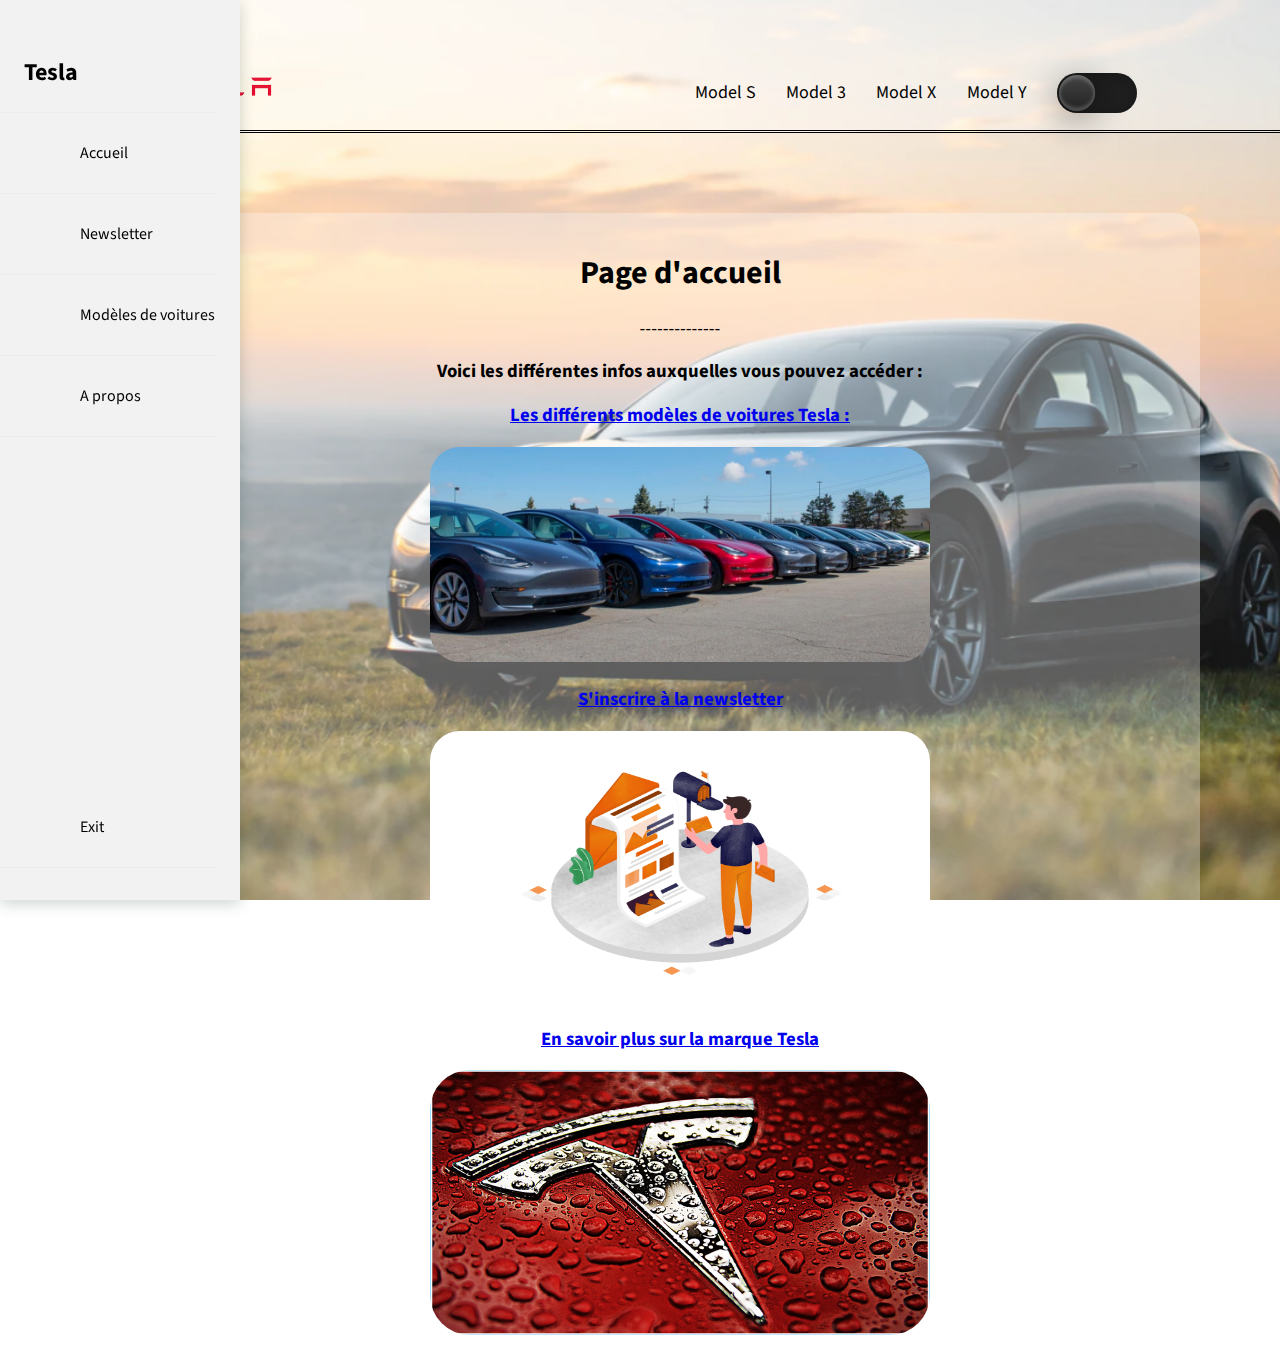
<file: index.html>
<!DOCTYPE html>
<html lang="fr">

<head>
    <link rel="icon" href="./img/logo (2).png">
    <meta charset="UTF-8">
    <meta http-equiv="X-UA-Compatible" content="IE=edge">
    <meta name="viewport" content="width=device-width, initial-scale=1">
    <title>PROJET NSI</title>
    <link rel="stylesheet" href="style.css" />
    <link href="https://fonts.googleapis.com/css2?family=Source+Sans+Pro:wght@400;700&display=swap" rel="stylesheet">
    <link rel="stylesheet" href="https://cdnjs.cloudflare.com/ajax/libs/font-awesome/5.14.0/css/all.min.css"
        integrity="sha512-1PKOgIY59xJ8Co8+NE6FZ+LOAZKjy+KY8iq0G4B3CyeY6wYHN3yt9PW0XpSriVlkMXe40PTKnXrLnZ9+fkDaog=="
        crossorigin="anonymous" />
        

<body>
    <header id="nav">
        <nav >
            <div class="logo"><a href="index.html">
                    <img src="./img/logo (2).png" alt="Logo"></a>
            </div>
            <div  class="liens">
                <ul id="texte">
                    <li><a href="modelS.html">Model S</a></li>
                    <li><a href="model3.html">Model 3</a></li>
                    <li><a href="modelX.html">Model X</a></li>
                    <li><a href="modelY.html">Model Y</a></li>
                    <div id="toggle">
                        <i class="indicator"></i>
                    </div>


                </ul>
            </div>
        </nav>
    </header>
    <nav id="leftbar" class="navbar">
        <ul class="navbar-menu">
            <li class="navbar-item logo">
                <a href="index.html" class="navbar-link">
                    <span class="navbar-title">Tesla</span>
                    <i class="fas fa-chevron-right navbar-icon"></i>
                </a>
            </li>
            <li class="navbar-item">
                <a href="index.html" class="navbar-link">
                    <i class="fas fa-home navbar-icon"></i>
                    <span class="navbar-title">Accueil</span>
                </a>
            </li>
            <li class="navbar-item">
                <a href="formulaire.html" class="navbar-link">
                    <i class="fas fa-bell navbar-icon"></i>
                    <span class="navbar-title">Newsletter</span>
                </a>
            </li>
            <li class="navbar-item">
                <a href="voitures.html" class="navbar-link">
                    <i class="fas fa-folder navbar-iconfas fa-bell navbar-icon"></i>
                    <span class="navbar-title">Modèles de voitures</span>
                </a>
            </li>
            <li class="navbar-item">
                <a href="apropos.html" class="navbar-link">
                    <i class="fas fa-user navbar-icon"></i>
                    <span class="navbar-title">A propos</span>
                </a>
            </li>
            <li class="navbar-item">
                <a href="https://www.google.fr" class="navbar-link">
                    <i class="fas fa-sign-out-alt navbar-icon"></i>
                    <span class="navbar-title">Exit</span>
                </a>
            </li>
        </ul>
    </nav>
    <main id="page">
        <script src="script.js"></script>
        <div style="text-align: center;">
        <h1>Page d'accueil</h1>
        <p>--------------</p>
        <h3>Voici les différentes infos auxquelles vous pouvez accéder : </h3>
        <h3><a href="voitures.html">Les différents modèles de voitures Tesla : </a><br></h3>
        <div class="zomm">
            <div class="image">
            <a href="voitures.html"><img src="./img/teslas.jpg" alt="Voitures Tesla" style="border-radius: 30px;" ></a>
            </div>
        </div>
        <h3><a href="formulaire.html">S'inscrire à la newsletter</a></h3>
        <div class="zomm">
            <div class="image">
            <a href="formulaire.html"><img src="./img/newsletter.jpg" alt="Newsletter" style="border-radius: 30px;" height="270px" ></a>
            </div>
        </div>     
        <h3><a href="apropos.html">En savoir plus sur la marque Tesla</a></h3>
        <div class="zomm">
            <div class="image">
            <a href="apropos.html"><img src="./img/logotesla1.jpg" alt="Logo Tesla" style="border-radius: 40px;" height="265px" ></a>    
            </div>
        </div>     
        </div>
    </main>
    <script>
        
    </script>
</body>

</html>
</file>
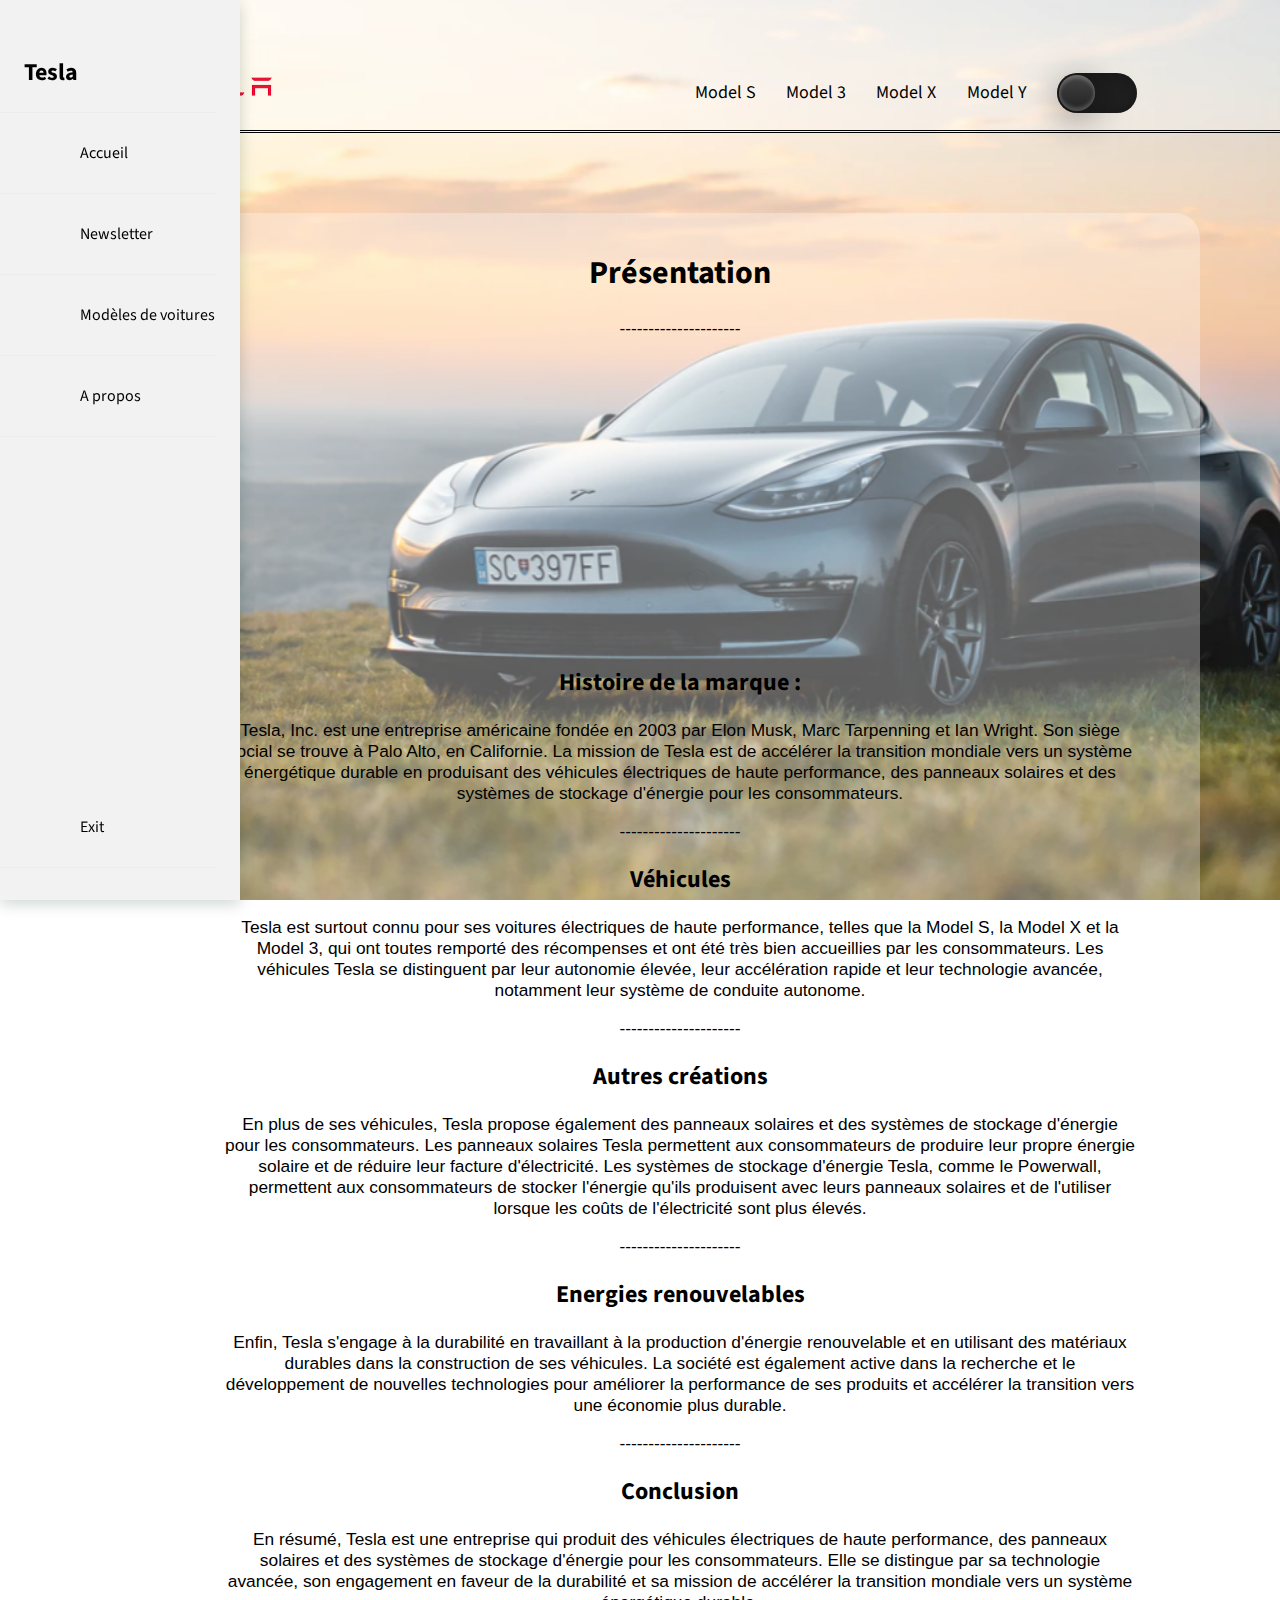
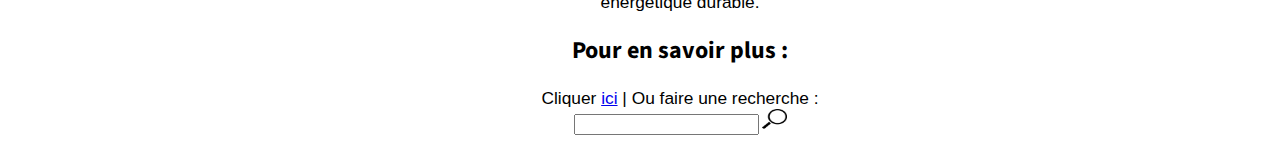
<file: apropos.html>
<!DOCTYPE html>
<html lang="fr">

<head>
    <link rel="icon" href="./img/logo (2).png">
    <meta charset="UTF-8">
    <meta http-equiv="X-UA-Compatible" content="IE=edge">
    <title>PROJET NSI</title>
    <link rel="stylesheet" href="style.css" />
    <link href="https://fonts.googleapis.com/css2?family=Source+Sans+Pro:wght@400;700&display=swap" rel="stylesheet">
    <link rel="stylesheet" href="https://cdnjs.cloudflare.com/ajax/libs/font-awesome/5.14.0/css/all.min.css"
        integrity="sha512-1PKOgIY59xJ8Co8+NE6FZ+LOAZKjy+KY8iq0G4B3CyeY6wYHN3yt9PW0XpSriVlkMXe40PTKnXrLnZ9+fkDaog=="
        crossorigin="anonymous" />

</head>

<body>
    <header id="nav">
        <nav>
            <div class="logo"><a href="index.html">
                    <img src="./img/logo (2).png" alt="Logo"></a>
            </div>
            <div class="liens">
                <ul>
                    <li><a href="modelS.html">Model S</a></li>
                    <li><a href="model3.html">Model 3</a></li>
                    <li><a href="modelX.html">Model X</a></li>
                    <li><a href="modelY.html">Model Y</a></li>
                    <div id="toggle">
                        <i class="indicator"></i>
                    </div>
                </ul>
            </div>
        </nav>
    </header>
    <nav id="leftbar" class="navbar">
        <ul class="navbar-menu">
            <li class="navbar-item logo">
                <a href="index.html" class="navbar-link">
                    <span class="navbar-title">Tesla</span>
                    <i class="fas fa-chevron-right navbar-icon"></i>
                </a>
            </li>
            <li class="navbar-item">
                <a href="index.html" class="navbar-link">
                    <i class="fas fa-home navbar-icon"></i>
                    <span class="navbar-title">Accueil</span>
                </a>
            </li>
            <li class="navbar-item">
                <a href="formulaire.html" class="navbar-link">
                    <i class="fas fa-bell navbar-icon"></i>
                    <span class="navbar-title">Newsletter</span>
                </a>
            </li>
            <li class="navbar-item">
                <a href="voitures.html" class="navbar-link">
                    <i class="fas fa-folder navbar-iconfas fa-bell navbar-icon"></i>
                    <span class="navbar-title">Modèles de voitures</span>
                </a>
            </li>
            <li class="navbar-item">
                <a href="apropos.html" class="navbar-link">
                    <i class="fas fa-user navbar-icon"></i>
                    <span class="navbar-title">A propos</span>
                </a>
            </li>
            <li class="navbar-item">
                <a href="https://www.google.fr" class="navbar-link">
                    <i class="fas fa-sign-out-alt navbar-icon"></i>
                    <span class="navbar-title">Exit</span>
                </a>
            </li>
        </ul>
    </nav>
    <main id="page">
        <script src="script.js"></script>
        <center>
            <h1>Présentation</h1>
            <p>---------------------</p>
            <iframe width="500" height="300" src="https://www.youtube.com/embed/TCADrrAr-PQ"
                title="YouTube video player" frameborder="0"
                allow="accelerometer; clipboard-write; encrypted-media; gyroscope; picture-in-picture; web-share"
                allowfullscreen></iframe>
            <h2>Histoire de la marque :</h2>
            <p>Tesla, Inc. est une entreprise américaine fondée en 2003 par Elon Musk, Marc Tarpenning et Ian Wright.
                Son siège social se trouve à Palo Alto, en Californie. La mission de Tesla est de accélérer la
                transition mondiale vers un système énergétique durable en produisant des véhicules électriques de haute
                performance, des panneaux solaires et des systèmes de stockage d'énergie pour les consommateurs.</p>
            <p>---------------------</p>
            <h2>Véhicules</h2>
            <p>Tesla est surtout connu pour ses voitures électriques de haute performance, telles que la Model S, la
                Model X et la Model 3, qui ont toutes remporté des récompenses et ont été très bien accueillies par les
                consommateurs. Les véhicules Tesla se distinguent par leur autonomie élevée, leur accélération rapide et
                leur technologie avancée, notamment leur système de conduite autonome.</p>
            <p>---------------------</p>
            <h2>Autres créations</h2>
            <p>En plus de ses véhicules, Tesla propose également des panneaux solaires et des systèmes de stockage
                d'énergie pour les consommateurs. Les panneaux solaires Tesla permettent aux consommateurs de produire
                leur propre énergie solaire et de réduire leur facture d'électricité. Les systèmes de stockage d'énergie
                Tesla, comme le Powerwall, permettent aux consommateurs de stocker l'énergie qu'ils produisent avec
                leurs panneaux solaires et de l'utiliser lorsque les coûts de l'électricité sont plus élevés.</p>
            <p>---------------------</p>
            <h2>Energies renouvelables</h2>
            <p>Enfin, Tesla s'engage à la durabilité en travaillant à la production d'énergie renouvelable et en
                utilisant des matériaux durables dans la construction de ses véhicules. La société est également active
                dans la recherche et le développement de nouvelles technologies pour améliorer la performance de ses
                produits et accélérer la transition vers une économie plus durable.</p>
            <p>---------------------</p>
            <h2>Conclusion</h2>
            <p>En résumé, Tesla est une entreprise qui produit des véhicules électriques de haute performance, des
                panneaux solaires et des systèmes de stockage d'énergie pour les consommateurs. Elle se distingue par sa
                technologie avancée, son engagement en faveur de la durabilité et sa mission de accélérer la transition
                mondiale vers un système énergétique durable.</p>
            <h2>Pour en savoir plus : </h2>
            <p>Cliquer <a href="http://tesla.com" target="_blank">ici</a> | Ou faire une recherche : </p>
            <input type="text" id="searchBox">
            <input type="image" id="image" alt="Login" src="./img/search.png" width="25px" height="20px"
                onclick="recherchegoogle()">
        </center>
    </main>
    <script>
        function recherchegoogle() {
            let searchTerm = document.getElementById("searchBox").value;
            window.open("https://www.google.com/search?q=" + searchTerm);
        }
    </script>
</body>

</html>
</file>
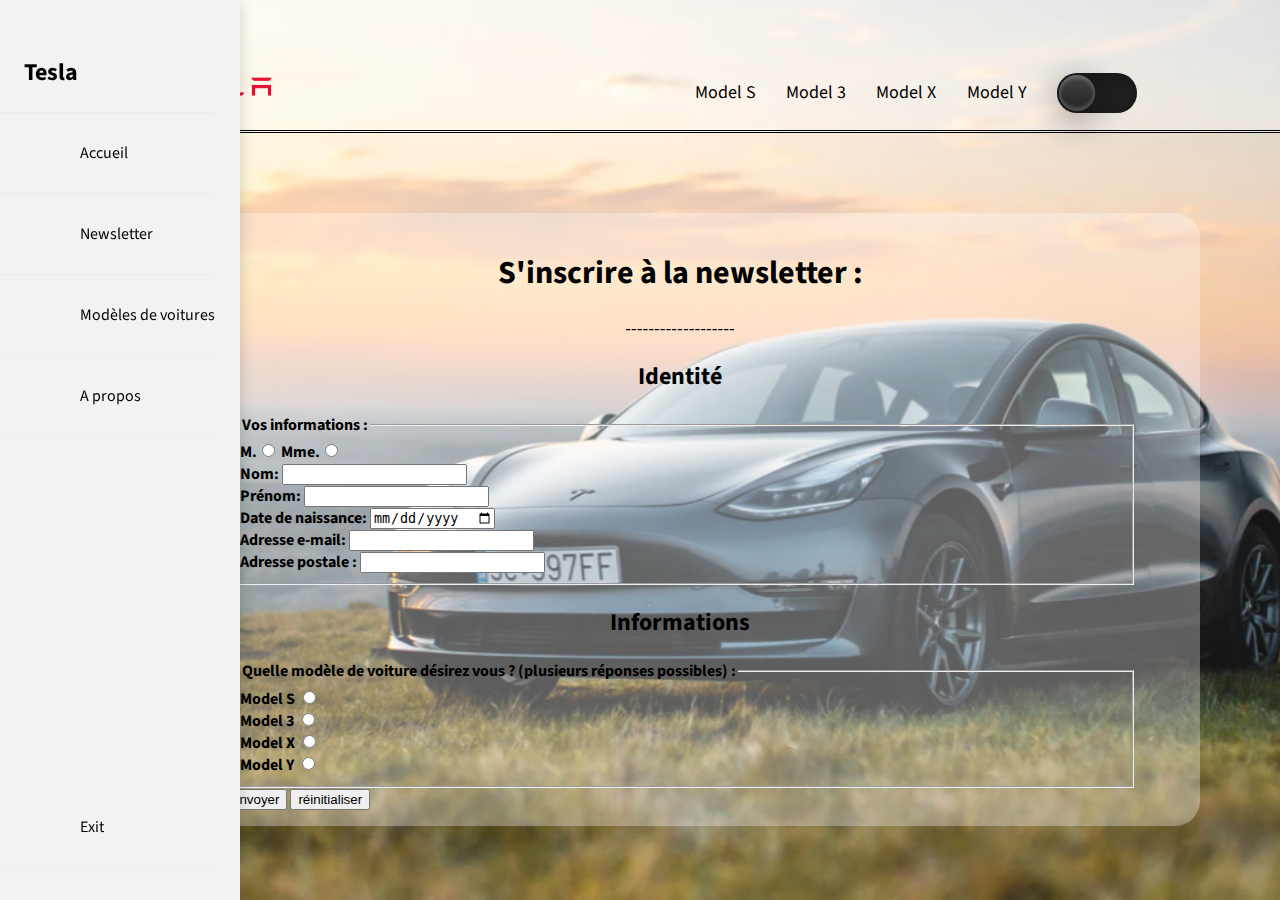
<file: formulaire.html>
<!DOCTYPE html>
<html lang="fr">

<head>
    <link rel="icon" href="./img/logo (2).png">
    <meta charset="UTF-8">
    <meta http-equiv="X-UA-Compatible" content="IE=edge">
    <meta name="viewport" content="width=device-width, initial-scale=1">
    <title>PROJET NSI</title>
    <link rel="stylesheet" href="style.css" />
    <link href="https://fonts.googleapis.com/css2?family=Source+Sans+Pro:wght@400;700&display=swap" rel="stylesheet">
    <link rel="stylesheet" href="https://cdnjs.cloudflare.com/ajax/libs/font-awesome/5.14.0/css/all.min.css"
        integrity="sha512-1PKOgIY59xJ8Co8+NE6FZ+LOAZKjy+KY8iq0G4B3CyeY6wYHN3yt9PW0XpSriVlkMXe40PTKnXrLnZ9+fkDaog=="
        crossorigin="anonymous" />

<body>
    <header id="nav">
        <nav>
            <div class="logo"><a href="index.html">
                    <img src="./img/logo (2).png" alt="Logo"></a>
            </div>
            <div class="liens">
                <ul>
                    <li><a href="modelS.html">Model S</a></li>
                    <li><a href="model3.html">Model 3</a></li>
                    <li><a href="modelX.html">Model X</a></li>
                    <li><a href="modelY.html">Model Y</a></li>
                    <div id="toggle">
                        <i class="indicator"></i>
                    </div>
                </ul>
            </div>
        </nav>
    </header>
    <nav id="leftbar" class="navbar">
        <ul class="navbar-menu">
            <li class="navbar-item logo">
                <a href="index.html" class="navbar-link">
                    <span class="navbar-title">Tesla</span>
                    <i class="fas fa-chevron-right navbar-icon"></i>
                </a>
            </li>
            <li class="navbar-item">
                <a href="index.html" class="navbar-link">
                    <i class="fas fa-home navbar-icon"></i>
                    <span class="navbar-title">Accueil</span>
                </a>
            </li>
            <li class="navbar-item">
                <a href="formulaire.html" class="navbar-link">
                    <i class="fas fa-bell navbar-icon"></i>
                    <span class="navbar-title">Newsletter</span>
                </a>
            </li>
            <li class="navbar-item">
                <a href="voitures.html" class="navbar-link">
                    <i class="fas fa-folder navbar-iconfas fa-bell navbar-icon"></i>
                    <span class="navbar-title">Modèles de voitures</span>
                </a>
            </li>
            <li class="navbar-item">
                <a href="apropos.html" class="navbar-link">
                    <i class="fas fa-user navbar-icon"></i>
                    <span class="navbar-title">A propos</span>
                </a>
            </li>
            <li class="navbar-item">
                <a href="https://www.google.fr" class="navbar-link">
                    <i class="fas fa-sign-out-alt navbar-icon"></i>
                    <span class="navbar-title">Exit</span>
                </a>
            </li>
        </ul>
    </nav>
    <main id="page">
        <script src="script.js"></script>
        <h1>S'inscrire à la newsletter :</h1>
        <p>-------------------</p>
        <form action="./resultat.html" method="get" id="formulaireContact" class="fomulaireContact">
					<div id="identité">
						<strong><h2>Identité</h2>
						<fieldset>
						<legend>Vos informations : </legend>
						<label for="Monsieur" class="shortLabel">M.</label><input type="radio" name="sexe" id="Monsieur" value="Monsieur" required> 
						<label for="Madame" class="shortLabel">Mme.</label><input type="radio" name="sexe" id="Madame" value="Madame" required><br>
						<label for="nom" class="shortLabel">Nom: </label>
						<input type="text" name="nom" id="nom" required> <br>
						<label for="prenom" class="shortLabel">Prénom: </label>
						<input type="text" name="prenom" id="prenom" required> <br>
						<label for="datenaissance" class="shortLabel">Date de naissance: </label>
						<input type="date" name="datenaissance" id="datenaissance" required> <br>
						<label for="adressemail" class="shortLabel">Adresse e-mail: </label>
						<input type="email" name="adressemail" id="adressemail" required> <br>
                        <label for="adressepostale" class="shortLabel">Adresse postale :</label>
                        <input type="text" name="adressepostale" id="adressepostale" required> 
            </fieldset>
					</div>
						<h2>Informations</h2>
					<div id="infos">
						<fieldset>
						<legend>Quelle modèle de voiture désirez vous ? (plusieurs réponses possibles) :</legend>
						<label for="models" class="shortLabel">Model S</label>
                        <input type="radio" name="models" id="models"><br>
                        <label for="model3" class="shortLabel">Model 3</label>
                        <input type="radio" name="model3" id="model3"><br>
                        <label for="modelX" class="shortLabel">Model X</label>
                        <input type="radio" name="modelx" id="modelx"><br>
                        <label for="modely" class="shortLabel">Model Y</label>
                        <input type="radio" name="modely" id="modely">
					</div>
                        <input type="submit" id="envoyer" name="envoyer" value="envoyer">
						<input type="reset" id="reinitialiser" name="reinitialiser" value="réinitialiser">
					</div>
				</form></strong>
            </main>
</body>

</html>
</file>
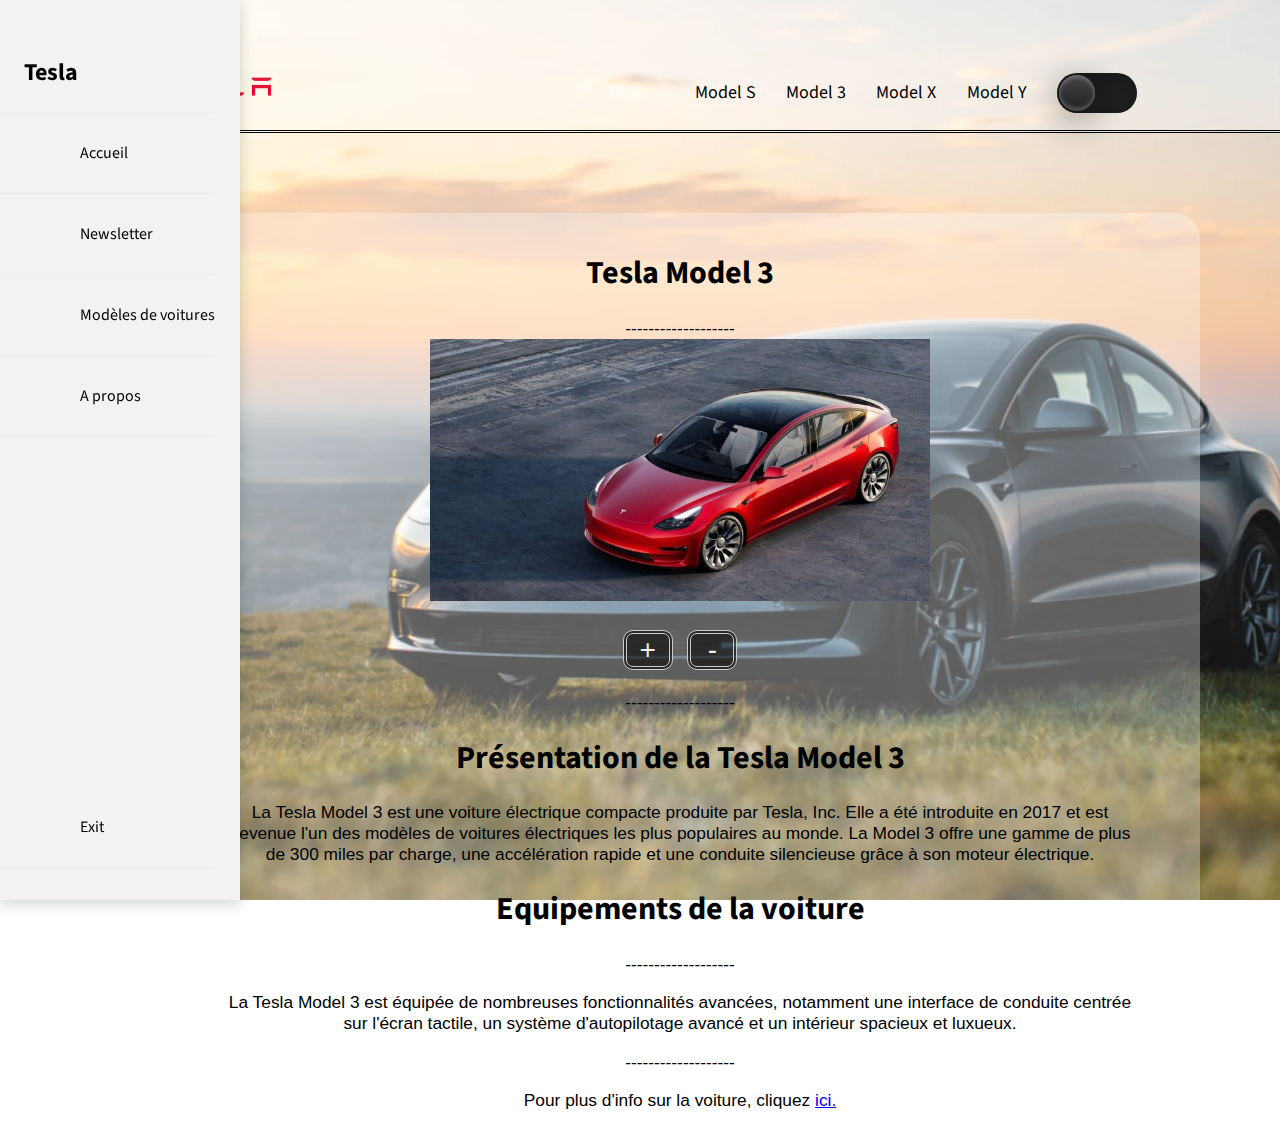
<file: model3.html>
<!DOCTYPE html>
<html lang="fr">

<head>
    <link rel="icon" href="./img/logo (2).png">
    <meta charset="UTF-8">
    <meta http-equiv="X-UA-Compatible" content="IE=edge">
    <title>PROJET NSI</title>
    <link rel="stylesheet" href="style.css" />
    <link href="https://fonts.googleapis.com/css2?family=Source+Sans+Pro:wght@400;700&display=swap" rel="stylesheet">
    <link rel="stylesheet" href="https://cdnjs.cloudflare.com/ajax/libs/font-awesome/5.14.0/css/all.min.css"
        integrity="sha512-1PKOgIY59xJ8Co8+NE6FZ+LOAZKjy+KY8iq0G4B3CyeY6wYHN3yt9PW0XpSriVlkMXe40PTKnXrLnZ9+fkDaog=="
        crossorigin="anonymous" />
</head>

<body>
    <header id="nav">
        <nav >
            <div class="logo"><a href="index.html">
                    <img src="./img/logo (2).png" alt="Logo"></a>
            </div>
            <div  class="liens">
                <ul id="texte">
                    <li><a href="modelS.html">Model S</a></li>
                    <li><a href="model3.html">Model 3</a></li>
                    <li><a href="modelX.html">Model X</a></li>
                    <li><a href="modelY.html">Model Y</a></li>
                    <div id="toggle">
                        <i class="indicator"></i>
                    </div>


                </ul>
            </div>
        </nav>
    </header>
    <nav id="leftbar" class="navbar">
        <ul class="navbar-menu">
            <li class="navbar-item logo">
                <a href="index.html" class="navbar-link">
                    <span class="navbar-title">Tesla</span>
                    <i class="fas fa-chevron-right navbar-icon"></i>
                </a>
            </li>
            <li class="navbar-item">
                <a href="index.html" class="navbar-link">
                    <i class="fas fa-home navbar-icon"></i>
                    <span class="navbar-title">Accueil</span>
                </a>
            </li>
            <li class="navbar-item">
                <a href="formulaire.html" class="navbar-link">
                    <i class="fas fa-bell navbar-icon"></i>
                    <span class="navbar-title">Newsletter</span>
                </a>
            </li>
            <li class="navbar-item">
                <a href="voitures.html" class="navbar-link">
                    <i class="fas fa-folder navbar-iconfas fa-bell navbar-icon"></i>
                    <span class="navbar-title">Modèles de voitures</span>
                </a>
            </li>
            <li class="navbar-item">
                <a href="apropos.html" class="navbar-link">
                    <i class="fas fa-user navbar-icon"></i>
                    <span class="navbar-title">A propos</span>
                </a>
            </li>
            <li class="navbar-item">
                <a href="https://www.google.fr" class="navbar-link">
                    <i class="fas fa-sign-out-alt navbar-icon"></i>
                    <span class="navbar-title">Exit</span>
                </a>
            </li>
        </ul>
    </nav>
    <main id="page">
        <script src="script.js"></script>
        <center>
        <h1>Tesla Model 3</h1>
        <p>-------------------</p>
        <img width="500px" src="./img/teslamodel3.jpg" id="teslamodel3">
        <p>
            <button type="button" onclick="agrandir()">+ </button>
            <button type="button" onclick="diminuer()">- </button>
          </p>
        <p>-------------------</p>
        <h1>Présentation de la Tesla Model 3</h1>
        <p>La Tesla Model 3 est une voiture électrique compacte produite par Tesla, Inc. Elle a été introduite en 2017 et est devenue l'un des modèles de voitures électriques les plus populaires au monde. La Model 3 offre une gamme de plus de 300 miles par charge, une accélération rapide et une conduite silencieuse grâce à son moteur électrique.</p>
        <h1>Equipements de la voiture</h1>
        <p>-------------------</p>
        <p>La Tesla Model 3 est équipée de nombreuses fonctionnalités avancées, notamment une interface de conduite centrée sur l'écran tactile, un système d'autopilotage avancé et un intérieur spacieux et luxueux.</p>
        <p>-------------------</p>
        <p>Pour plus d'info sur la voiture, cliquez <a href="https://www.tesla.com/model3" target="_blank">ici.</a></p>
        </center>
    </main>
</body>
<script type="text/javascript">
    function agrandir() {
        var teslamodel3 = document.getElementById("teslamodel3");
        var width = teslamodel3.clientWidth;
        if (width == 600) {
            alert("Vous avez atteint le niveau de zoom maximal.");
        } else {
            teslamodel3.style.width = (width + 20) + "px";
        }
    }
    
    function diminuer() {
        var teslamodel3 = document.getElementById("teslamodel3");
        var width = teslamodel3.clientWidth;
        if (width == 40) {
            alert("Vous avez atteint le niveau de zoom minimal.");
        } else {
            teslamodel3.style.width = (width - 20) + "px";
        }
    }
    </script>
</html>
</file>
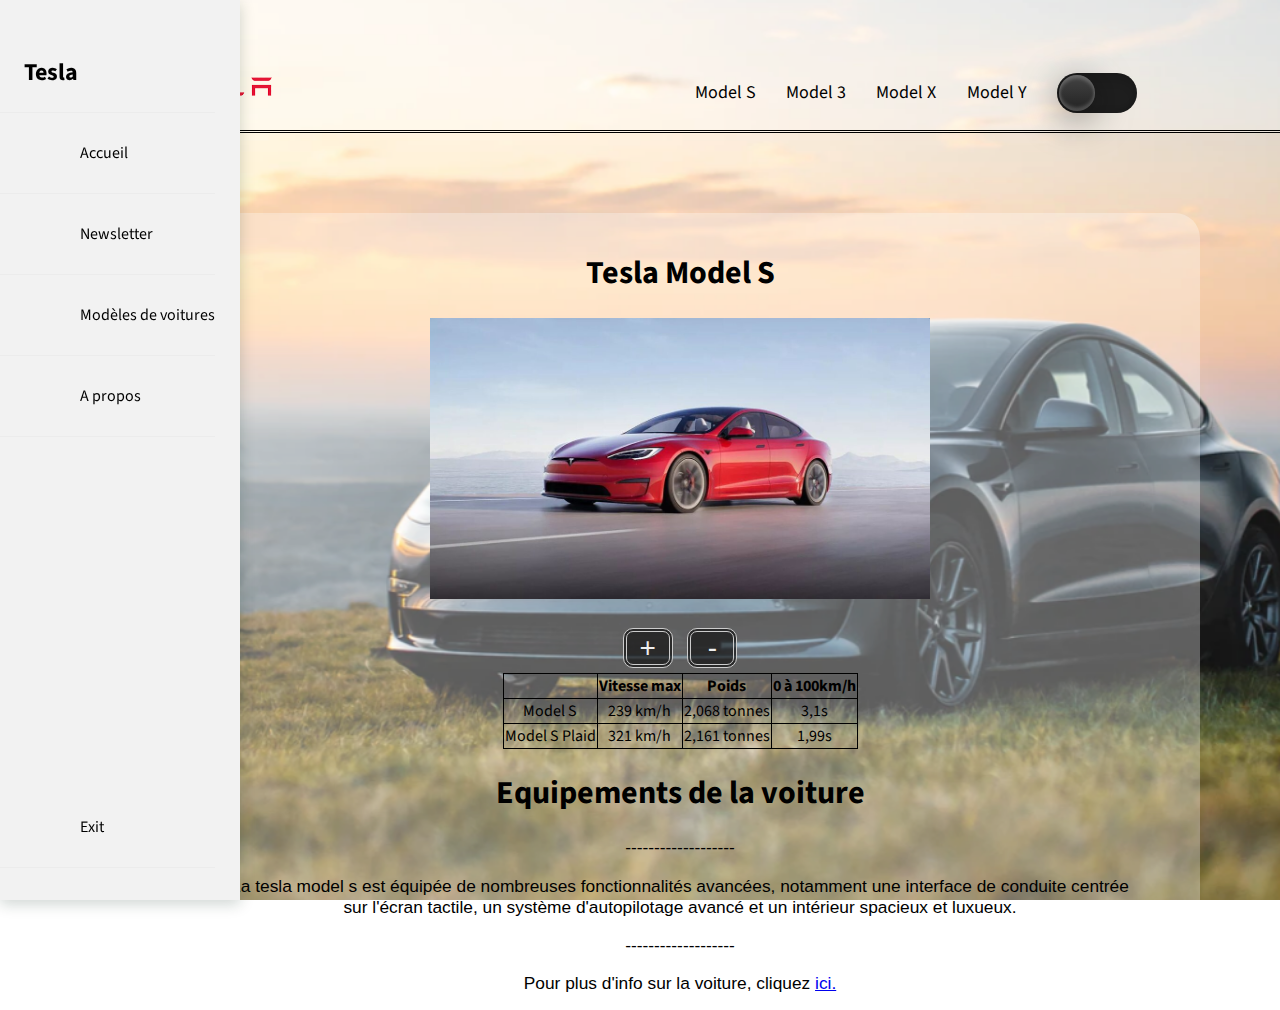
<file: modelS.html>
<!DOCTYPE html>
<html lang="fr">

<head>
    <link rel="icon" href="./img/logo (2).png">
    <meta charset="UTF-8">
    <meta http-equiv="X-UA-Compatible" content="IE=edge">
    <title>PROJET NSI</title>
    <link rel="stylesheet" href="style.css" />
    <link href="https://fonts.googleapis.com/css2?family=Source+Sans+Pro:wght@400;700&display=swap" rel="stylesheet">
    <link rel="stylesheet" href="https://cdnjs.cloudflare.com/ajax/libs/font-awesome/5.14.0/css/all.min.css"
        integrity="sha512-1PKOgIY59xJ8Co8+NE6FZ+LOAZKjy+KY8iq0G4B3CyeY6wYHN3yt9PW0XpSriVlkMXe40PTKnXrLnZ9+fkDaog=="
        crossorigin="anonymous" />
</head>

<body>
    <header id="nav">
        <nav >
            <div class="logo"><a href="index.html">
                    <img src="./img/logo (2).png" alt="Logo"></a>
            </div>
            <div  class="liens">
                <ul id="texte">
                    <li><a href="modelS.html">Model S</a></li>
                    <li><a href="model3.html">Model 3</a></li>
                    <li><a href="modelX.html">Model X</a></li>
                    <li><a href="modelY.html">Model Y</a></li>
                    <div id="toggle">
                        <i class="indicator"></i>
                    </div>


                </ul>
            </div>
        </nav>
    </header>
    <nav id="leftbar" class="navbar">
        <ul class="navbar-menu">
            <li class="navbar-item logo">
                <a href="index.html" class="navbar-link">
                    <span class="navbar-title">Tesla</span>
                    <i class="fas fa-chevron-right navbar-icon"></i>
                </a>
            </li>
            <li class="navbar-item">
                <a href="index.html" class="navbar-link">
                    <i class="fas fa-home navbar-icon"></i>
                    <span class="navbar-title">Accueil</span>
                </a>
            </li>
            <li class="navbar-item">
                <a href="formulaire.html" class="navbar-link">
                    <i class="fas fa-bell navbar-icon"></i>
                    <span class="navbar-title">Newsletter</span>
                </a>
            </li>
            <li class="navbar-item">
                <a href="voitures.html" class="navbar-link">
                    <i class="fas fa-folder navbar-icon"></i>
                    <span class="navbar-title">Modèles de voitures</span>
                </a>
            </li>
            <li class="navbar-item">
                <a href="apropos.html" class="navbar-link">
                    <i class="fas fa-user navbar-icon"></i>
                    <span class="navbar-title">A propos</span>
                </a>
            </li>
            <li class="navbar-item">
                <a href="https://www.google.fr" class="navbar-link">
                    <i class="fas fa-sign-out-alt navbar-icon"></i>
                    <span class="navbar-title">Exit</span>
                </a>
            </li>
        </ul>
    </nav>
    <main id="page">
        <script src="script.js"></script>
        <center>
        <h1>Tesla Model S</h1>
        <img width="500px" src="./img/teslamodels.jpg" id="teslamodels">
        <p>
            <button type="button" onclick="agrandir()">+ </button>
            <button type="button" onclick="diminuer()">- </button>
          </p>
        <table>
            <tr>
                <th></th> <th>Vitesse max</th> <th>Poids</th> <th>0 à 100km/h</th>
            </tr>
            <tr>
                <td>Model S</td> <td>239 km/h</td> <td>2,068 tonnes</td> <td>3,1s</td>
            <tr>
                <td>Model S Plaid</td> <td>321 km/h</td> <td>2,161 tonnes</td> <td>1,99s</td>
            </tr>
        </table>
        <h1>Equipements de la voiture</h1>
        <p>-------------------</p>
        <p>La tesla model s est équipée de nombreuses fonctionnalités avancées, notamment une interface de conduite centrée sur l'écran tactile, un système d'autopilotage avancé et un intérieur spacieux et luxueux.</p>
        <p>-------------------</p>
        <p>Pour plus d'info sur la voiture, cliquez <a href="https://www.tesla.com/models" target="_blank">ici.</a></p>
        </center>
    </main>
</body>
<script type="text/javascript">
function agrandir() {
    var teslamodels = document.getElementById("teslamodels");
    var width = teslamodels.clientWidth;
    if (width == 600) {
        alert("Vous avez atteint le niveau de zoom maximal.");
    } else {
        teslamodels.style.width = (width + 20) + "px";
    }
}

function diminuer() {
    var teslamodels = document.getElementById("teslamodels");
    var width = teslamodels.clientWidth;
    if (width == 40) {
        alert("Vous avez atteint le niveau de zoom minimal.");
    } else {
        teslamodels.style.width = (width - 20) + "px";
    }
}
</script>
</html>
</file>
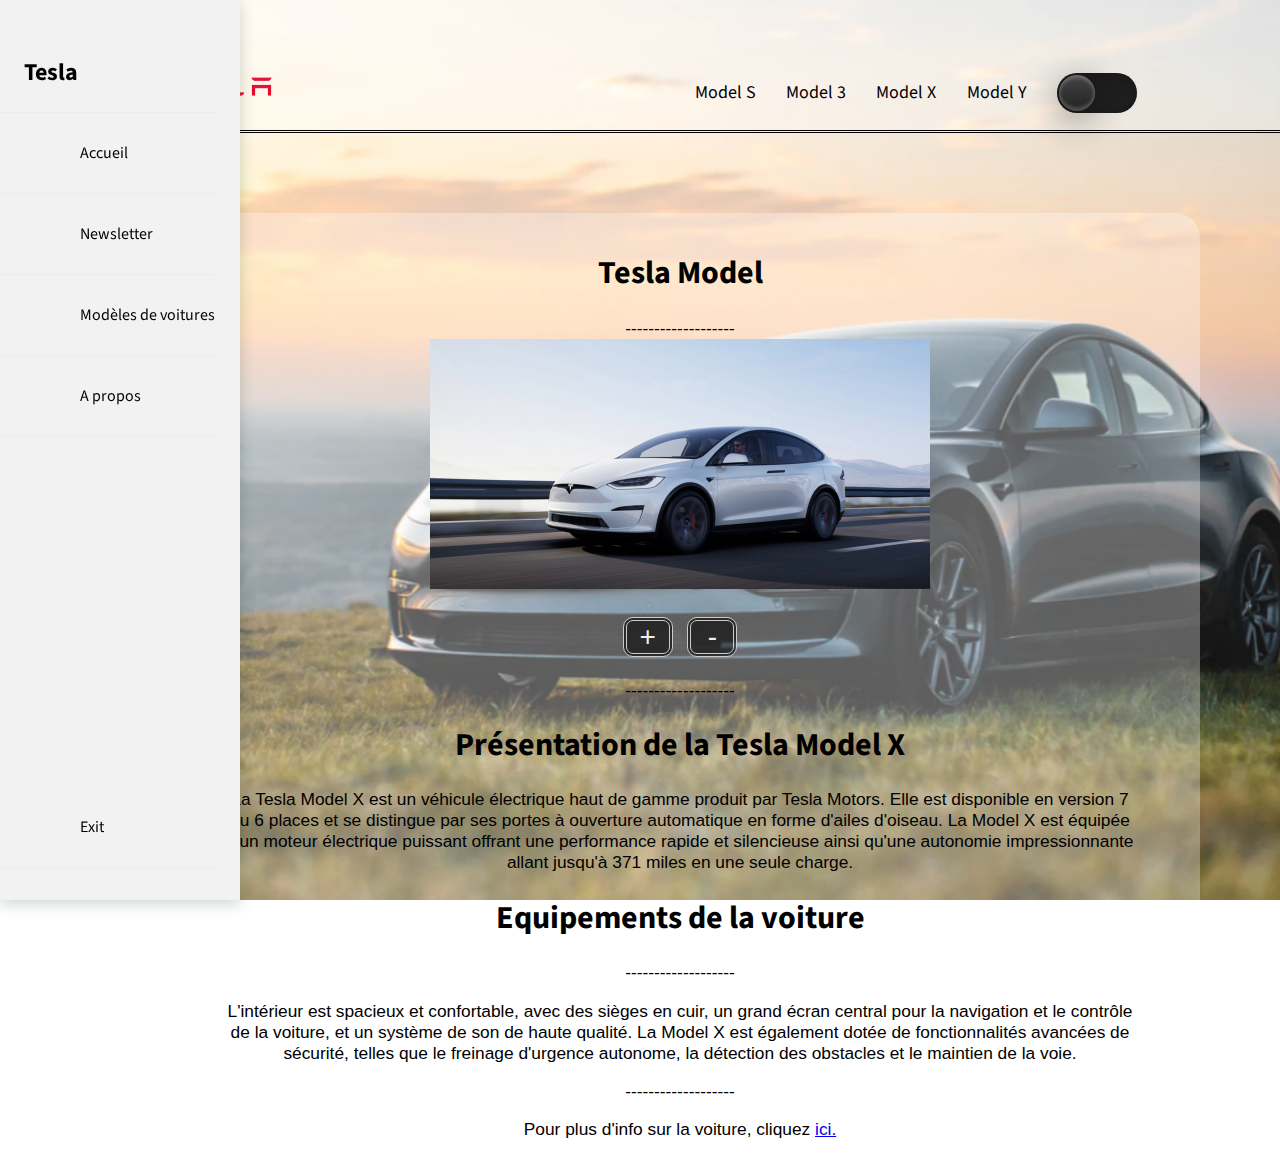
<file: modelX.html>
<!DOCTYPE html>
<html lang="fr">

<head>
    <link rel="icon" href="./img/logo (2).png">
    <meta charset="UTF-8">
    <meta http-equiv="X-UA-Compatible" content="IE=edge">
    <title>PROJET NSI</title>
    <link rel="stylesheet" href="style.css" />
    <link href="https://fonts.googleapis.com/css2?family=Source+Sans+Pro:wght@400;700&display=swap" rel="stylesheet">
    <link rel="stylesheet" href="https://cdnjs.cloudflare.com/ajax/libs/font-awesome/5.14.0/css/all.min.css"
        integrity="sha512-1PKOgIY59xJ8Co8+NE6FZ+LOAZKjy+KY8iq0G4B3CyeY6wYHN3yt9PW0XpSriVlkMXe40PTKnXrLnZ9+fkDaog=="
        crossorigin="anonymous" />
</head>

<body>
    <header id="nav">
        <nav >
            <div class="logo"><a href="index.html">
                    <img src="./img/logo (2).png" alt="Logo"></a>
            </div>
            <div  class="liens">
                <ul id="texte">
                    <li><a href="modelS.html">Model S</a></li>
                    <li><a href="model3.html">Model 3</a></li>
                    <li><a href="modelX.html">Model X</a></li>
                    <li><a href="modelY.html">Model Y</a></li>
                    <div id="toggle">
                        <i class="indicator"></i>
                    </div>


                </ul>
            </div>
        </nav>
    </header>
    <nav id="leftbar" class="navbar">
        <ul class="navbar-menu">
            <li class="navbar-item logo">
                <a href="index.html" class="navbar-link">
                    <span class="navbar-title">Tesla</span>
                    <i class="fas fa-chevron-right navbar-icon"></i>
                </a>
            </li>
            <li class="navbar-item">
                <a href="index.html" class="navbar-link">
                    <i class="fas fa-home navbar-icon"></i>
                    <span class="navbar-title">Accueil</span>
                </a>
            </li>
            <li class="navbar-item">
                <a href="formulaire.html" class="navbar-link">
                    <i class="fas fa-bell navbar-icon"></i>
                    <span class="navbar-title">Newsletter</span>
                </a>
            </li>
            <li class="navbar-item">
                <a href="voitures.html" class="navbar-link">
                    <i class="fas fa-folder navbar-iconfas fa-bell navbar-icon"></i>
                    <span class="navbar-title">Modèles de voitures</span>
                </a>
            </li>
            <li class="navbar-item">
                <a href="apropos.html" class="navbar-link">
                    <i class="fas fa-user navbar-icon"></i>
                    <span class="navbar-title">A propos</span>
                </a>
            </li>
            <li class="navbar-item">
                <a href="https://www.google.fr" class="navbar-link">
                    <i class="fas fa-sign-out-alt navbar-icon"></i>
                    <span class="navbar-title">Exit</span>
                </a>
            </li>
        </ul>
    </nav>
    <main id="page">
        <script src="script.js"></script>
        <center>
        <h1>Tesla Model </h1>
        <p>-------------------</p>
        <img width="500px" src="./img/teslamodelx.jpg" id="teslamodelx">
        <p>
            <button type="button" onclick="agrandir()">+ </button>
            <button type="button" onclick="diminuer()">- </button>
          </p>
        <p>-------------------</p>
        <h1>Présentation de la Tesla Model X</h1>
        <p>La Tesla Model X est un véhicule électrique haut de gamme produit par Tesla Motors. Elle est disponible en version 7 ou 6 places et se distingue par ses portes à ouverture automatique en forme d'ailes d'oiseau. La Model X est équipée d'un moteur électrique puissant offrant une performance rapide et silencieuse ainsi qu'une autonomie impressionnante allant jusqu'à 371 miles en une seule charge.</p>
        <h1>Equipements de la voiture</h1>
        <p>-------------------</p>
        <p>L'intérieur est spacieux et confortable, avec des sièges en cuir, un grand écran central pour la navigation et le contrôle de la voiture, et un système de son de haute qualité. La Model X est également dotée de fonctionnalités avancées de sécurité, telles que le freinage d'urgence autonome, la détection des obstacles et le maintien de la voie.</p>
        <p>-------------------</p>
        <p>Pour plus d'info sur la voiture, cliquez <a href="https://www.tesla.com/modelx" target="_blank">ici.</a></p>
        </center>
    </main>
</body>
<script type="text/javascript">
    function agrandir() {
        var teslamodelx = document.getElementById("teslamodelx");
        var width = teslamodelx.clientWidth;
        if (width == 600) {
            alert("Vous avez atteint le niveau de zoom maximal.");
        } else {
            teslamodelx.style.width = (width + 20) + "px";
        }
    }
    
    function diminuer() {
        var teslamodelx = document.getElementById("teslamodelx");
        var width = teslamodelx.clientWidth;
        if (width == 40) {
            alert("Vous avez atteint le niveau de zoom minimal.");
        } else {
            teslamodelx.style.width = (width - 20) + "px";
        }
    }
    </script>
</html>
</file>
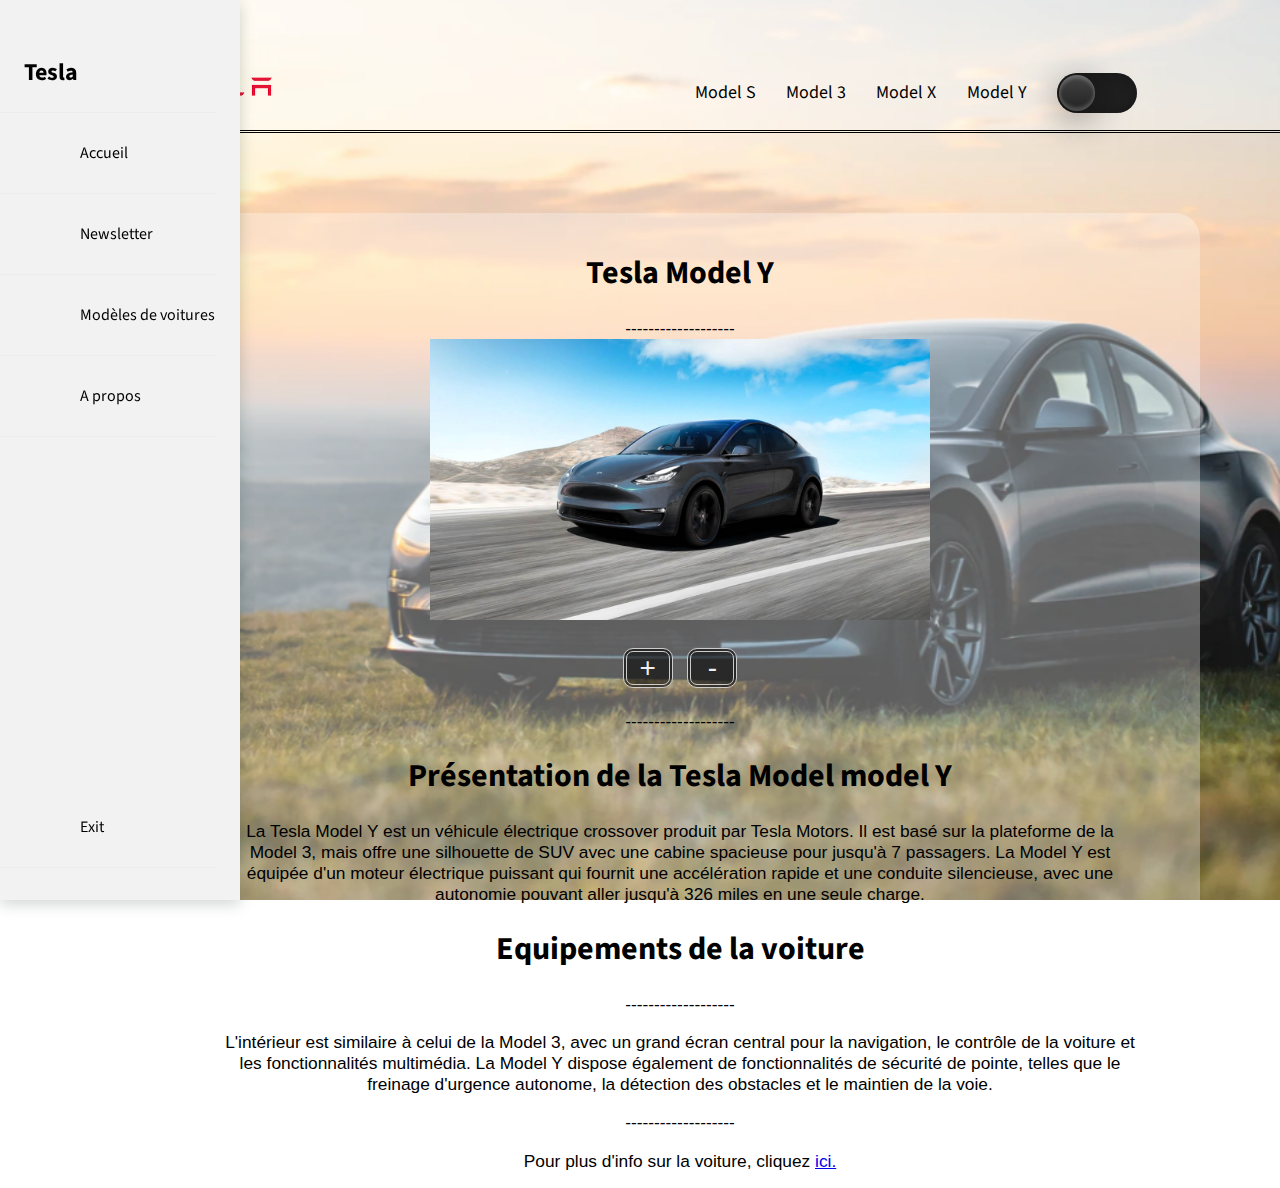
<file: modelY.html>
<!DOCTYPE html>
<html lang="fr">

<head>
    <link rel="icon" href="./img/logo (2).png">
    <meta charset="UTF-8">
    <meta http-equiv="X-UA-Compatible" content="IE=edge">
    <title>PROJET NSI</title>
    <link rel="stylesheet" href="style.css" />
    <link href="https://fonts.googleapis.com/css2?family=Source+Sans+Pro:wght@400;700&display=swap" rel="stylesheet">
    <link rel="stylesheet" href="https://cdnjs.cloudflare.com/ajax/libs/font-awesome/5.14.0/css/all.min.css"
        integrity="sha512-1PKOgIY59xJ8Co8+NE6FZ+LOAZKjy+KY8iq0G4B3CyeY6wYHN3yt9PW0XpSriVlkMXe40PTKnXrLnZ9+fkDaog=="
        crossorigin="anonymous" />
</head>

<body>
    <header id="nav">
        <nav >
            <div class="logo"><a href="index.html">
                    <img src="./img/logo (2).png" alt="Logo"></a>
            </div>
            <div  class="liens">
                <ul id="texte">
                    <li><a href="modelS.html">Model S</a></li>
                    <li><a href="model3.html">Model 3</a></li>
                    <li><a href="modelX.html">Model X</a></li>
                    <li><a href="modelY.html">Model Y</a></li>
                    <div id="toggle">
                        <i class="indicator"></i>
                    </div>


                </ul>
            </div>
        </nav>
    </header>
    <nav id="leftbar" class="navbar">
        <ul class="navbar-menu">
            <li class="navbar-item logo">
                <a href="index.html" class="navbar-link">
                    <span class="navbar-title">Tesla</span>
                    <i class="fas fa-chevron-right navbar-icon"></i>
                </a>
            </li>
            <li class="navbar-item">
                <a href="index.html" class="navbar-link">
                    <i class="fas fa-home navbar-icon"></i>
                    <span class="navbar-title">Accueil</span>
                </a>
            </li>
            <li class="navbar-item">
                <a href="formulaire.html" class="navbar-link">
                    <i class="fas fa-bell navbar-icon"></i>
                    <span class="navbar-title">Newsletter</span>
                </a>
            </li>
            <li class="navbar-item">
                <a href="voitures.html" class="navbar-link">
                    <i class="fas fa-folder navbar-iconfas fa-bell navbar-icon"></i>
                    <span class="navbar-title">Modèles de voitures</span>
                </a>
            </li>
            <li class="navbar-item">
                <a href="apropos.html" class="navbar-link">
                    <i class="fas fa-user navbar-icon"></i>
                    <span class="navbar-title">A propos</span>
                </a>
            </li>
            <li class="navbar-item">
                <a href="https://www.google.fr" class="navbar-link">
                    <i class="fas fa-sign-out-alt navbar-icon"></i>
                    <span class="navbar-title">Exit</span>
                </a>
            </li>
        </ul>
    </nav>
    <main id="page">
        <script src="script.js"></script>
        <center>
        <h1>Tesla Model Y</h1>
        <p>-------------------</p>
        <img width="500px" src="./img/teslamodely.jpg" id="teslamodely">
        <p>
            <button type="button" onclick="agrandir()">+ </button>
            <button type="button" onclick="diminuer()">- </button>
          </p>
        <p>-------------------</p>
        <h1>Présentation de la Tesla Model model Y</h1>
        <p>La Tesla Model Y est un véhicule électrique crossover produit par Tesla Motors. Il est basé sur la plateforme de la Model 3, mais offre une silhouette de SUV avec une cabine spacieuse pour jusqu'à 7 passagers. La Model Y est équipée d'un moteur électrique puissant qui fournit une accélération rapide et une conduite silencieuse, avec une autonomie pouvant aller jusqu'à 326 miles en une seule charge.</p>
        <h1>Equipements de la voiture</h1>
        <p>-------------------</p>
        <p>L'intérieur est similaire à celui de la Model 3, avec un grand écran central pour la navigation, le contrôle de la voiture et les fonctionnalités multimédia. La Model Y dispose également de fonctionnalités de sécurité de pointe, telles que le freinage d'urgence autonome, la détection des obstacles et le maintien de la voie.</p>
        <p>-------------------</p>
        <p>Pour plus d'info sur la voiture, cliquez <a href="https://www.tesla.com/modelY" target="_blank">ici.</a></p>
        </center>
    </main>
</body>
<script type="text/javascript">
    function agrandir() {
        var teslamodely = document.getElementById("teslamodely");
        var width = teslamodely.clientWidth;
        if (width == 600) {
            alert("Vous avez atteint le niveau de zoom maximal.");
        } else {
            teslamodely.style.width = (width + 20) + "px";
        }
    }
    
    function diminuer() {
        var teslamodely = document.getElementById("teslamodely");
        var width = teslamodely.clientWidth;
        if (width == 40) {
            alert("Vous avez atteint le niveau de zoom minimal.");
        } else {
            teslamodely.style.width = (width - 20) + "px";
        }
    }
    </script>
</html>
</file>
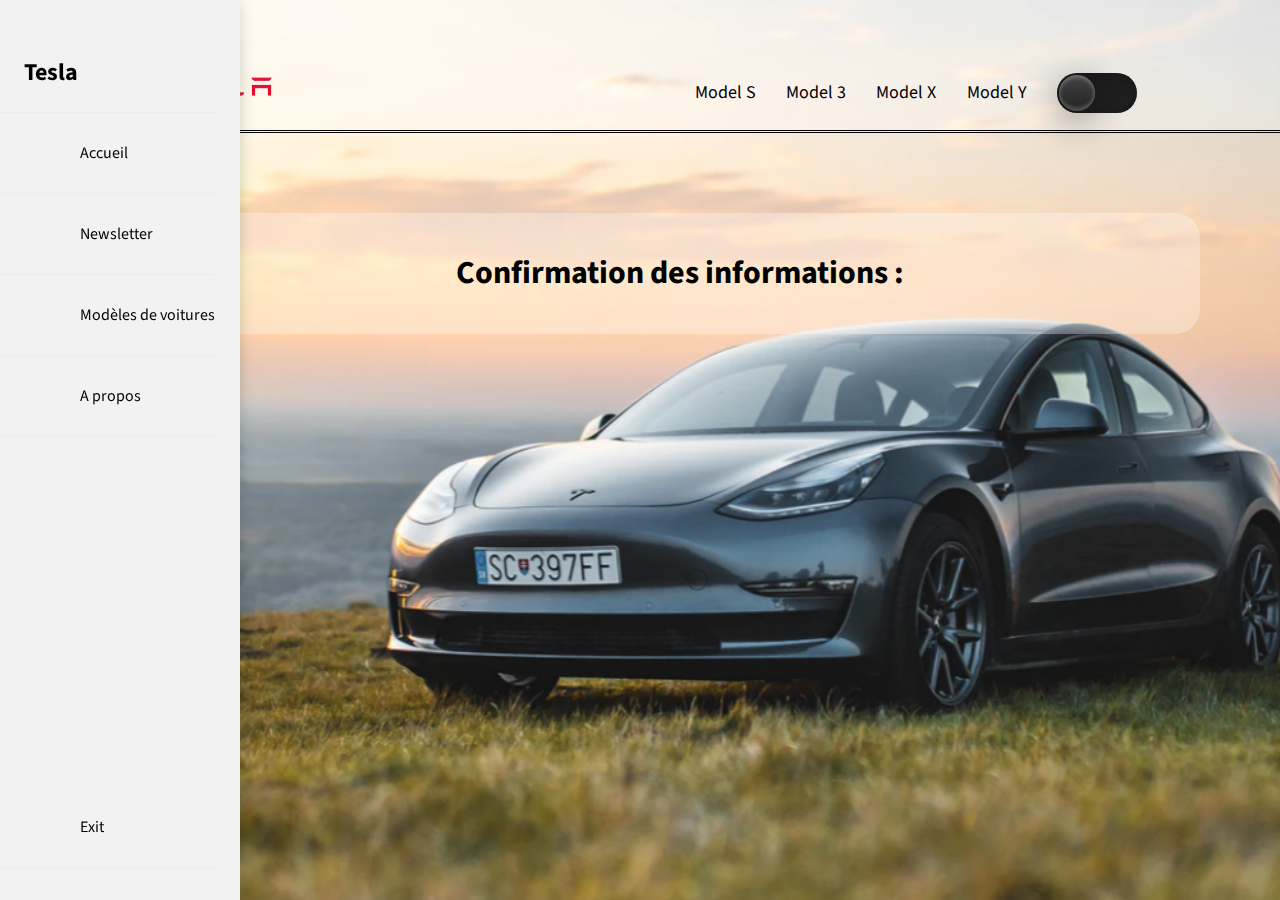
<file: resultat.html>
<!DOCTYPE html>
<html lang="fr">

<head>
    <link rel="icon" href="./img/logo (2).png">
    <meta charset="UTF-8">
    <meta http-equiv="X-UA-Compatible" content="IE=edge">
    <meta name="viewport" content="width=device-width, initial-scale=1">
    <title>PROJET NSI</title>
    <link rel="stylesheet" href="style.css" />
    <link href="https://fonts.googleapis.com/css2?family=Source+Sans+Pro:wght@400;700&display=swap" rel="stylesheet">
    <link rel="stylesheet" href="https://cdnjs.cloudflare.com/ajax/libs/font-awesome/5.14.0/css/all.min.css"
        integrity="sha512-1PKOgIY59xJ8Co8+NE6FZ+LOAZKjy+KY8iq0G4B3CyeY6wYHN3yt9PW0XpSriVlkMXe40PTKnXrLnZ9+fkDaog=="
        crossorigin="anonymous" />

<body>
    <header id="nav">
        <nav >
            <div class="logo"><a href="index.html">
                    <img src="./img/logo (2).png" alt="Logo"></a>
            </div>
            <div  class="liens">
                <ul id="texte">
                    <li><a href="modelS.html">Model S</a></li>
                    <li><a href="model3.html">Model 3</a></li>
                    <li><a href="modelX.html">Model X</a></li>
                    <li><a href="modelY.html">Model Y</a></li>
                    <div id="toggle">
                        <i class="indicator"></i>
                    </div>


                </ul>
            </div>
        </nav>
    </header>
    <nav id="leftbar" class="navbar">
        <ul class="navbar-menu">
            <li class="navbar-item logo">
                <a href="index.html" class="navbar-link">
                    <span class="navbar-title">Tesla</span>
                    <i class="fas fa-chevron-right navbar-icon"></i>
                </a>
            </li>
            <li class="navbar-item">
                <a href="index.html" class="navbar-link">
                    <i class="fas fa-home navbar-icon"></i>
                    <span class="navbar-title">Accueil</span>
                </a>
            </li>
            <li class="navbar-item">
                <a href="formulaire.html" class="navbar-link">
                    <i class="fas fa-bell navbar-icon"></i>
                    <span class="navbar-title">Newsletter</span>
                </a>
            </li>
            <li class="navbar-item">
                <a href="voitures.html" class="navbar-link">
                    <i class="fas fa-folder navbar-iconfas fa-bell navbar-icon"></i>
                    <span class="navbar-title">Modèles de voitures</span>
                </a>
            </li>
            <li class="navbar-item">
                <a href="apropos.html" class="navbar-link">
                    <i class="fas fa-user navbar-icon"></i>
                    <span class="navbar-title">A propos</span>
                </a>
            </li>
            <li class="navbar-item">
                <a href="https://www.google.fr" class="navbar-link">
                    <i class="fas fa-sign-out-alt navbar-icon"></i>
                    <span class="navbar-title">Exit</span>
                </a>
            </li>
        </ul>
    </nav>
    <main id="page">
        <script src="script.js"></script>
        <h1>Confirmation des informations :</h1>
			<strong><div class="resultat" id="resultat">
		</div></strong>
    </main>
    <script>
         //Script Résultat
		const queryString = window.location.search;
		console.log(queryString);	
	    const urlParams = new URLSearchParams(queryString);
		var resultat = document.getElementById("resultat");
			resultat.innerHTML += "<p>";		
		if (urlParams.has('sexe')) {
			const sexe = urlParams.get('sexe');
			resultat.innerHTML += sexe + " ";
		}
		if (urlParams.has('nom')) {
			const nom = urlParams.get('nom');
			resultat.innerHTML += nom + " ";
		}
		if (urlParams.has('prenom')) {
			const prenom = urlParams.get('prenom');
			resultat.innerHTML += prenom + "<br>";
		}
		if (urlParams.has('datenaissance')) {
			const datenaissance = urlParams.get('datenaissance');
			resultat.innerHTML += "Né le " + datenaissance + "<br>";
		}
		if (urlParams.has('adressemail')) {
			const adressemail = urlParams.get('adressemail');
			resultat.innerHTML += "Adresse email : " + adressemail + "<br>";

        if (urlParams.has('adressepostale')) {
			const adressepostale = urlParams.get('adressepostale');
			resultat.innerHTML += "Adresse postale : " + adressepostale + "<br>";
		}
        if (urlParams.has('models')) {
			const models = urlParams.get('models');
			resultat.innerHTML += "Inscrit aux news de : Tesla Model S " + "<br>";
		}
        if (urlParams.has('model3')) {
			const model3 = urlParams.get('model3');
			resultat.innerHTML += "Inscrit aux news de : Tesla Model 3 "  + "<br>";
		}
        if (urlParams.has('modelx')) {
			const modelx = urlParams.get('modelx');
			resultat.innerHTML += "Inscrit aux news de : Tesla Model X " + "<br>";
		}
        if (urlParams.has('modely')) {
			const modely = urlParams.get('modely');
			resultat.innerHTML += "Inscrit aux news de : Tesla Model Y " + "<br>";
		}

    }
        
		
    </script>
</body>

</html>
</file>
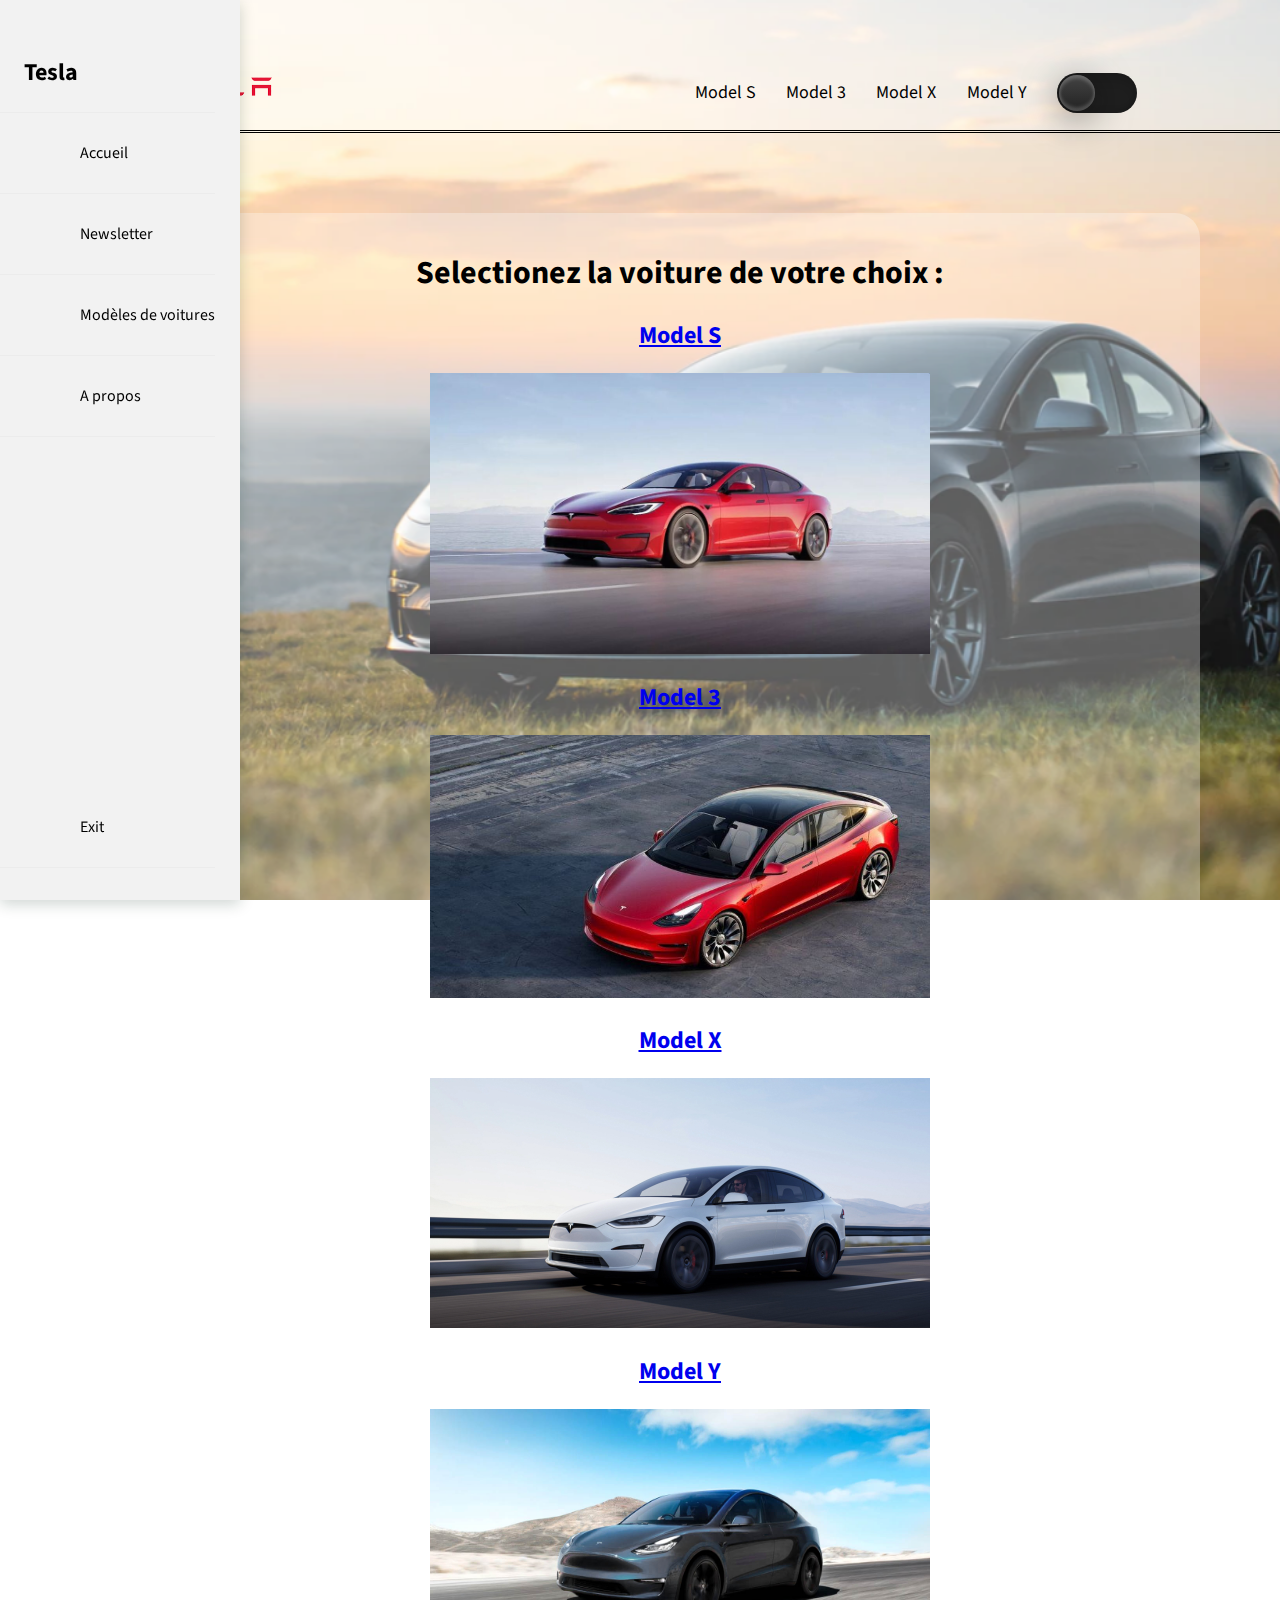
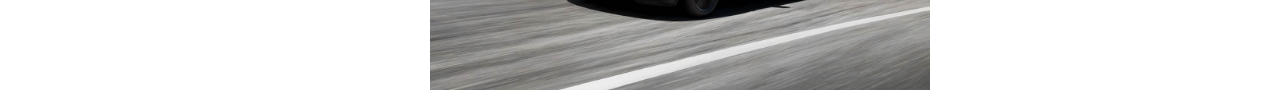
<file: voitures.html>
<!DOCTYPE html>
<html lang="fr">

<head>
    <link rel="icon" href="./img/logo (2).png">
    <meta charset="UTF-8">
    <meta http-equiv="X-UA-Compatible" content="IE=edge">
    <title>PROJET NSI</title>
    <link rel="stylesheet" href="style.css" />
    <link href="https://fonts.googleapis.com/css2?family=Source+Sans+Pro:wght@400;700&display=swap" rel="stylesheet">
    <link rel="stylesheet" href="https://cdnjs.cloudflare.com/ajax/libs/font-awesome/5.14.0/css/all.min.css"
        integrity="sha512-1PKOgIY59xJ8Co8+NE6FZ+LOAZKjy+KY8iq0G4B3CyeY6wYHN3yt9PW0XpSriVlkMXe40PTKnXrLnZ9+fkDaog=="
        crossorigin="anonymous" />
</head>

<body>
    <header id="nav">
        <nav >
            <div class="logo"><a href="index.html">
                    <img src="./img/logo (2).png" alt="Logo"></a>
            </div>
            <div  class="liens">
                <ul id="texte">
                    <li><a href="modelS.html">Model S</a></li>
                    <li><a href="model3.html">Model 3</a></li>
                    <li><a href="modelX.html">Model X</a></li>
                    <li><a href="modelY.html">Model Y</a></li>
                    <div id="toggle">
                        <i class="indicator"></i>
                    </div>


                </ul>
            </div>
        </nav>
    </header>
    <nav id="leftbar" class="navbar">
        <ul class="navbar-menu">
            <li class="navbar-item logo">
                <a href="index.html" class="navbar-link">
                    <span class="navbar-title">Tesla</span>
                    <i class="fas fa-chevron-right navbar-icon"></i>
                </a>
            </li>
            <li class="navbar-item">
                <a href="index.html" class="navbar-link">
                    <i class="fas fa-home navbar-icon"></i>
                    <span class="navbar-title">Accueil</span>
                </a>
            </li>
            <li class="navbar-item">
                <a href="formulaire.html" class="navbar-link">
                    <i class="fas fa-bell navbar-icon"></i>
                    <span class="navbar-title">Newsletter</span>
                </a>
            </li>
            <li class="navbar-item">
                <a href="voitures.html" class="navbar-link">
                    <i class="fas fa-folder navbar-iconfas fa-bell navbar-icon"></i>
                    <span class="navbar-title">Modèles de voitures</span>
                </a>
            </li>
            <li class="navbar-item">
                <a href="apropos.html" class="navbar-link">
                    <i class="fas fa-user navbar-icon"></i>
                    <span class="navbar-title">A propos</span>
                </a>
            </li>
            <li class="navbar-item">
                <a href="https://www.google.fr" class="navbar-link">
                    <i class="fas fa-sign-out-alt navbar-icon"></i>
                    <span class="navbar-title">Exit</span>
                </a>
            </li>
        </ul>
    </nav>
    <main id="page">
        <script src="script.js"></script>
        <h1>Selectionez la voiture de votre choix :</h1>
        <div>
            <div class="models" style="text-align:center" >
                <h2><a href="modelS.html">Model S</h2>
                <div class="zomm">
                    <div class="image">
                    <img src="./img/teslamodels.jpg" alt="Tesla model S">    
                    </div>
                </div>            
            </div>
            <div class="model3" style="text-align: center;" >
                <h2><a href="model3.html">Model 3</h2>
                <div class="zomm">
                    <div class="image">
                    <img src="./img/teslamodel3.jpg" alt="Tesla model 3">    
                    </div>
                </div>
            </div>
            <div class="modelX" style="text-align: center;" >
                <h2><a href="modelX.html">Model X</h2>
                <div class="zomm">
                    <div class="image">
                    <img src="./img/teslamodelx.jpg" alt="Tesla model X">    
                    </div>
                </div> 
            </div>
            <div class="modelY" style="text-align: center;" >
                <h2><a href="modelY.html">Model Y</h2>
                <div class="zomm">
                    <div class="image">
                    <img src="./img/teslamodely.jpg" alt="Tesla model Y">    
                    </div>
                </div>
            </div>
            </div>
        </main>
    </body>
</html>
</file>
<file: style.css>
/*Style pour toute la page*/

html,body {
  margin: 0;
  font-family: 'Source Sans Pro';
  font-size: 16px;

}

/* Style pour le header*/

header {
  width: 100%;
  height: 130px;
  border-bottom: double;
  background-color: #ffffff50;

}

nav {
  width: 80%;
  margin: 0 auto;
  display: flex;
  justify-content: space-between;
  align-items: center;
  padding: 2em 0;
}

/* Style pour le logo*/

.logo img {
  width: 150px;
  height: 115px;
}

/* Style pour les liens*/

.liens {
  width: 50%;
}

.liens ul {
  display: flex;
  justify-content: space-around;
  align-items: center;
}

.liens li {
  list-style-type: none;
}

.liens a {
  text-decoration: none;
  color: #000000;
  font-size: 18px;
  cursor: pointer;
  padding-bottom: 0.5em;
  background-image: linear-gradient(red, red);
  background-size: 0% 0.1em;
  background-position-y: 100%;
  background-position-x: 50%;
  background-repeat: no-repeat;
  transition: background-size ease-in-out 0.5s;
  -webkit-transition: background-size ease-in-out 0.5s;
  -moz-transition: background-size ease-in-out 0.5s;
  -ms-transitions: background-size ease-in-out 0.5s;
  -o-transition: background-size ease-in-out 0.5;
}

.liens a:hover {
  background-size: 100% 0.15em;
}

/* Reste de la page*/

body {
  background-image: url("./img/tesla1.png");
  background-repeat: no-repeat;
  background-attachment: fixed;
  background-size: cover;
}

.container-main {
  padding-top: 100px;
  display: flex;
  flex-direction: row;
  justify-content: space-between;
}



p {
  margin-bottom: 0;
  font-family: arial;
  font-size: 13pt;
  text-align: center;
}

:root {
  --navbar-background-color: #f2f2f2;
  --navbar-item-hovered-color: white;
  --navbar-separator-color: #ececec;
  --navbar-icon-color: #646c79;
  --navbar-text-color: black;
  --navbar-transition-speed: .2s;
  --primary-color: red;
  --navbar-logo-background-color: #e2dfe4;
}

html,
body {
  margin: 0;
  font-family: 'Source Sans Pro';
  font-size: 16px;
}

main {
  padding: 1rem 4rem;
  margin-left: 10rem;
  text-align: justify;
  background-color: #ffffff50;
  margin-top: 5rem;
  margin-right: 5rem;
  border-radius: 25px;
}

.navbar {
  width: 5rem;
  position: fixed;
  top: 0px;
  left: 0px;
  bottom: 0px;
  background: var(--navbar-background-color);
  box-shadow: rgba(12, 43, 30, 0.2) 0 4px 14px;
  transition: width var(--navbar-transition-speed) ease;
}

.navbar:hover {
  width: 15rem;
}

.navbar-menu {
  list-style: none;
  padding: 0;
  margin: 0;
  display: flex;
  flex-direction: column;
  align-items: center;
  height: 100%;
}

.navbar-item {
  width: 100%;
  border-bottom: solid 1px var(--navbar-separator-color);
  transition: background-color var(--navbar-transition-speed);
}

.navbar-item:hover {
  background-color: var(--navbar-item-hovered-color);
}

.navbar-item:last-child {
  margin-top: auto;
}

.navbar-link {
  display: flex;
  align-items: center;
  justify-content: flex-start;
  height: 5rem;
  width: 100%;
  text-decoration: none;
}

.navbar-icon {
  text-align: center;
  font-size: 1.5rem;
  min-width: 2rem;
  margin: 0 1.5rem;
  color: var(--navbar-icon-color);
  transition: var(--navbar-transition-speed);
}

.navbar-item:hover .navbar-icon {
  color: var(--primary-color);
}

.navbar-title {
  color: var(--navbar-text-color);
}

.navbar:not(:hover) .navbar-title {
  display: none;
}



.logo .navbar-title {
  font-size: 1.5rem;
  font-weight: bold;
  margin-left: 1.5rem;
}

.navbar:hover .logo .navbar-icon {
  transform: rotate(180deg);
}

/*
  ** RESPONSIVE
  */

@media only screen and (max-width:1024px) {
  .navbar {
    top: auto;
    width: 100%;
    bottom: 0px;
  }

  .navbar:hover {
    width: 100%;
  }

  .navbar-menu {
    flex-direction: row;
  }

  .logo {
    display: none;
  }

  main {
    margin-left: 0;
    margin-bottom: 5rem;
  }

  .navbar:hover .navbar-title {
    display: none;
  }

  .navbar-icon {
    min-width: auto;
    margin: 0;
  }

  .navbar-link {
    justify-content: center;
  }
}

/* Scrollbar */

body::-webkit-scrollbar {
  width: 10px;
}

body::-webkit-scrollbar-track {
  background: black;
}

body::-webkit-scrollbar-thumb {
  background-color: red;
  border-radius: 10px;
  border: 0px solid black;
}

table,
td,
th {
  border: solid black 1px;
  border-collapse: collapse;
  text-align: center;
}

button {
  display: inline-block;
  background-color: #00000090;
  border-radius: 10px;
  border: 4px double #cccccc;
  color: #eeeeee;
  text-align: center;
  font-size: 28px;
  padding: 0px;
  width: 50px;
  -webkit-transition: all 0.5s;
  -moz-transition: all 0.5s;
  -o-transition: all 0.5s;
  transition: all 0.5s;
  cursor: pointer;
  margin: 5px;
}


/*a:hover {
	background-color: black;
	color: whitesmoke;
	border-radius: 3px;
}*/

p, img, h1, h2, h3{
  text-align: center;
}

a:visited{
  color: black;
}

img{
  width: 500px;
  
}

.zoom {
width: 320px;
height: 240px;
}
.image {
width: 100%;
height: 100%;
}
.image img {
/* La transition s'applique à la fois sur la largeur et la hauteur, avec une durée d'une seconde. */
-webkit-transition: all 1s ease; /* Safari et Chrome */
-moz-transition: all 1s ease; /* Firefox */
-ms-transition: all 1s ease; /* Internet Explorer 9 */
-o-transition: all 1s ease; /* Opera */
transition: all 1s ease;
}
.image:hover img {
/* L'image est grossie de 25% */
-webkit-transform:scale(1.16); /* Safari et Chrome */
-moz-transform:scale(1.16); /* Firefox */
-ms-transform:scale(1.16); /* Internet Explorer  */
-o-transform:scale(1.16); /* Opera */
transform:scale(1.16);
}

.resultat{
  font-size: large;
  line-height: 30px;
}

.toggle-button {
  padding: 10px 20px;
  border: none;
  border-radius: 5px;
  background-color: #333;
  color: #fff;
  cursor: pointer;
}


#toggle {
  position: relative;
  display: flex;
  width: 80px;
  height: 40px;
  border-radius: 40px;
  background: #222;
  transition: 0.5s;
  cursor: pointer;
  box-shadow: inset 0 8px 60px rgba(0, 0, 0, 0.1),
              inset 0 8px 8px rgba(0, 0, 0, 0.1),
              inset 0 -4px 4px rgba(0, 0, 0, 0.1);
}

#toggle.active {
  background-color: #FFF;
  box-shadow: inset 0 2px 60px rgba(0, 0, 0, 0.1),
              inset 0 2px 8px rgba(0, 0, 0, 0.1),
              inset 0 -4px 8px rgba(0, 0, 0, 0.05);
}


#toggle .indicator {
  position: absolute;
  top: 0;
  left: 0;
  width: 40px;
  height: 40px;
  background: linear-gradient(to bottom, #444, #222);
  border-radius: 50%;
  transform:scale(0.9);
  box-shadow: 0 8px 40px rgba(0, 0, 0, 0.5),
              inset 0 4px 4px rgba(255, 255, 255, 0.2),
              inset 0 -4px 4px rgba(255, 255, 255, 0.2);
  transition: 0.5s;
}

#toggle.active .indicator {
  background: linear-gradient(to bottom, #eaeaea, #f9f9f9);
  left: 40px;
  box-shadow: 0 8px 20px rgba(0, 0, 0, 0.5),
              inset 0 4px 4px rgba(255, 255, 255, 1),
              inset 0 -4px 4px rgba(255, 255, 255, 1);
 
}

header.active {
  background :rgba(43, 43, 43, 0.314);
}

#page.active {
  background-color: #2b2b2b50;
}

#leftbar.active {
  background-color: #2b2b2b;

}

#leftbar.active .navbar-item:hover {
  background-color: #050505;
  
}

#leftbar.active .navbar-title {
  color: #f8f8f8;

}
</file>
